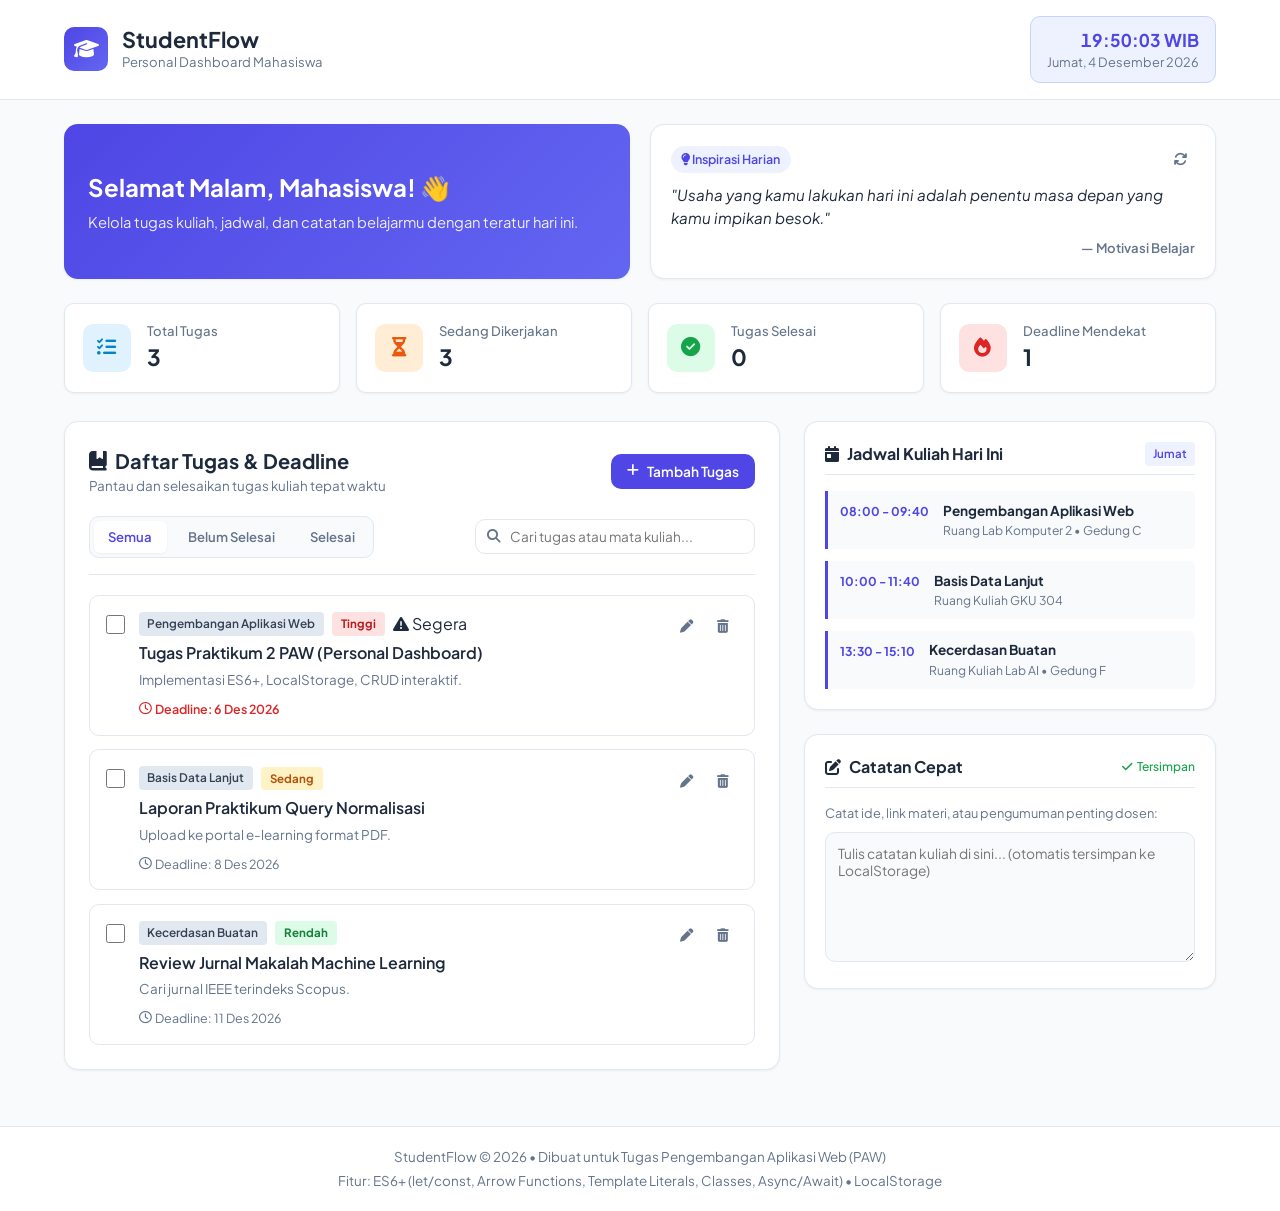
<file: index.html>
<!DOCTYPE html>
<html lang="id">
<head>
  <meta charset="UTF-8">
  <meta name="viewport" content="width=device-width, initial-scale=1.0">
  <meta name="description" content="Personal Dashboard Mahasiswa - Aplikasi produktivitas untuk manajemen tugas, jadwal kuliah, dan catatan harian.">
  <title>StudentFlow - Personal Dashboard Mahasiswa</title>
  
  <!-- Google Fonts -->
  <link rel="preconnect" href="https://fonts.googleapis.com">
  <link rel="preconnect" href="https://fonts.gstatic.com" crossorigin>
  <link href="https://fonts.googleapis.com/css2?family=Plus+Jakarta+Sans:wght@400;500;600;700&display=swap" rel="stylesheet">
  
  <!-- Font Awesome Icons -->
  <link rel="stylesheet" href="https://cdnjs.cloudflare.com/ajax/libs/font-awesome/6.5.1/css/all.min.css">
  
  <!-- Stylesheet -->
  <link rel="stylesheet" href="style.css">
</head>
<body>
  <!-- Header / Navigation -->
  <header class="app-header">
    <div class="header-container">
      <div class="brand">
        <div class="brand-icon">
          <i class="fa-solid fa-graduation-cap"></i>
        </div>
        <div>
          <h1 class="brand-title">StudentFlow</h1>
          <p class="brand-subtitle">Personal Dashboard Mahasiswa</p>
        </div>
      </div>

      <!-- Realtime Clock & Date -->
      <div class="clock-card" id="clockCard">
        <div class="clock-time" id="realtimeClock">00:00:00 WIB</div>
        <div class="clock-date" id="realtimeDate">Memuat tanggal...</div>
      </div>
    </div>
  </header>

  <main class="dashboard-container">
    <!-- Welcome Banner & Motivational Quote (Async/Await) -->
    <section class="banner-section">
      <div class="banner-content">
        <div class="greeting-box">
          <h2 id="greetingText">Selamat Datang, Mahasiswa! 👋</h2>
          <p class="greeting-sub">Kelola tugas kuliah, jadwal, dan catatan belajarmu dengan teratur hari ini.</p>
        </div>
        
        <!-- Motivational Quote Box fetched via Async/Await -->
        <div class="quote-card" id="quoteCard">
          <div class="quote-header">
            <span class="quote-badge"><i class="fa-solid fa-lightbulb"></i> Inspirasi Harian</span>
            <button id="refreshQuoteBtn" class="btn-icon" title="Perbarui Kutipan" aria-label="Perbarui Kutipan">
              <i class="fa-solid fa-arrows-rotate"></i>
            </button>
          </div>
          <p class="quote-text" id="quoteContent">"Memuat kutipan motivasi..."</p>
          <p class="quote-author" id="quoteAuthor">-</p>
        </div>
      </div>
    </section>

    <!-- Stat Cards Overview -->
    <section class="stats-grid" id="statsSection">
      <div class="stat-card">
        <div class="stat-icon icon-blue">
          <i class="fa-solid fa-list-check"></i>
        </div>
        <div class="stat-details">
          <span class="stat-label">Total Tugas</span>
          <span class="stat-value" id="statTotalTasks">0</span>
        </div>
      </div>

      <div class="stat-card">
        <div class="stat-icon icon-orange">
          <i class="fa-solid fa-hourglass-half"></i>
        </div>
        <div class="stat-details">
          <span class="stat-label">Sedang Dikerjakan</span>
          <span class="stat-value" id="statPendingTasks">0</span>
        </div>
      </div>

      <div class="stat-card">
        <div class="stat-icon icon-green">
          <i class="fa-solid fa-circle-check"></i>
        </div>
        <div class="stat-details">
          <span class="stat-label">Tugas Selesai</span>
          <span class="stat-value" id="statCompletedTasks">0</span>
        </div>
      </div>

      <div class="stat-card">
        <div class="stat-icon icon-red">
          <i class="fa-solid fa-fire"></i>
        </div>
        <div class="stat-details">
          <span class="stat-label">Deadline Mendekat</span>
          <span class="stat-value" id="statUpcomingTasks">0</span>
        </div>
      </div>
    </section>

    <!-- Main Content Layout (Tasks + Sidebar) -->
    <div class="layout-grid">
      <!-- Left Column: Task Management (Interactive CRUD) -->
      <section class="tasks-section">
        <div class="section-header">
          <div>
            <h2 class="section-title"><i class="fa-solid fa-book-bookmark"></i> Daftar Tugas & Deadline</h2>
            <p class="section-subtitle">Pantau dan selesaikan tugas kuliah tepat waktu</p>
          </div>
          <button id="btnOpenAddModal" class="btn btn-primary">
            <i class="fa-solid fa-plus"></i> Tambah Tugas
          </button>
        </div>

        <!-- Task Controls: Filter Tabs & Search -->
        <div class="task-controls">
          <div class="filter-tabs" role="tablist">
            <button class="filter-btn active" data-filter="all">Semua</button>
            <button class="filter-btn" data-filter="pending">Belum Selesai</button>
            <button class="filter-btn" data-filter="completed">Selesai</button>
          </div>

          <div class="search-box">
            <i class="fa-solid fa-magnifying-glass search-icon"></i>
            <input type="text" id="taskSearchInput" placeholder="Cari tugas atau mata kuliah..." aria-label="Cari tugas">
          </div>
        </div>

        <!-- Task List Container (Rendered dynamically using Template Literals) -->
        <div class="task-list" id="taskListContainer">
          <!-- Tugas akan dirender di sini oleh JavaScript -->
        </div>
      </section>

      <!-- Right Column: Schedule & Quick Notes -->
      <aside class="sidebar-section">
        <!-- Jadwal Kuliah Hari Ini -->
        <div class="sidebar-card">
          <div class="sidebar-header">
            <h3><i class="fa-solid fa-calendar-day"></i> Jadwal Kuliah Hari Ini</h3>
            <span class="day-badge" id="currentDayBadge">Hari ini</span>
          </div>
          <div class="schedule-list" id="scheduleList">
            <div class="schedule-item">
              <span class="schedule-time">08:00 - 09:40</span>
              <div class="schedule-info">
                <strong>Pengembangan Aplikasi Web</strong>
                <p>Ruang Lab Komputer 2 • Gedung C</p>
              </div>
            </div>
            <div class="schedule-item">
              <span class="schedule-time">10:00 - 11:40</span>
              <div class="schedule-info">
                <strong>Basis Data Lanjut</strong>
                <p>Ruang Kuliah GKU 304</p>
              </div>
            </div>
            <div class="schedule-item">
              <span class="schedule-time">13:30 - 15:10</span>
              <div class="schedule-info">
                <strong>Kecerdasan Buatan</strong>
                <p>Ruang Kuliah Lab AI • Gedung F</p>
              </div>
            </div>
          </div>
        </div>

        <!-- Catatan Ringkas / Quick Notes (Stored in localStorage) -->
        <div class="sidebar-card">
          <div class="sidebar-header">
            <h3><i class="fa-solid fa-pen-to-square"></i> Catatan Cepat</h3>
            <span class="save-status" id="noteSaveStatus"><i class="fa-solid fa-check"></i> Tersimpan</span>
          </div>
          <p class="notes-desc">Catat ide, link materi, atau pengumuman penting dosen:</p>
          <textarea id="quickNotesArea" class="quick-notes-textarea" placeholder="Tulis catatan kuliah di sini... (otomatis tersimpan ke LocalStorage)"></textarea>
        </div>
      </aside>
    </div>
  </main>

  <!-- Modal Dialog for Add / Edit Task -->
  <dialog id="taskModal" class="task-modal">
    <div class="modal-wrapper">
      <div class="modal-header">
        <h3 id="modalTitle">Tambah Tugas Kuliah</h3>
        <button id="btnCloseModal" class="btn-close" aria-label="Tutup Modal">&times;</button>
      </div>

      <form id="taskForm" class="task-form">
        <input type="hidden" id="taskIdInput">

        <div class="form-group">
          <label for="taskTitleInput">Judul Tugas <span class="required">*</span></label>
          <input type="text" id="taskTitleInput" placeholder="Contoh: Buat Laporan Praktikum Modul 2" required>
        </div>

        <div class="form-row">
          <div class="form-group">
            <label for="taskSubjectInput">Mata Kuliah <span class="required">*</span></label>
            <input type="text" id="taskSubjectInput" placeholder="Contoh: PAW / Basis Data" required>
          </div>

          <div class="form-group">
            <label for="taskPriorityInput">Prioritas</label>
            <select id="taskPriorityInput">
              <option value="Tinggi">Tinggi (Mendesak)</option>
              <option value="Sedang" selected>Sedang</option>
              <option value="Rendah">Rendah</option>
            </select>
          </div>
        </div>

        <div class="form-group">
          <label for="taskDeadlineInput">Tenggat Waktu (Deadline) <span class="required">*</span></label>
          <input type="date" id="taskDeadlineInput" required>
        </div>

        <div class="form-group">
          <label for="taskNotesInput">Keterangan Tambahan (Opsional)</label>
          <textarea id="taskNotesInput" rows="3" placeholder="Contoh: Dikumpulkan dalam format PDF melalui Google Classroom"></textarea>
        </div>

        <div class="modal-actions">
          <button type="button" id="btnCancelTask" class="btn btn-secondary">Batal</button>
          <button type="submit" id="btnSaveTask" class="btn btn-primary">Simpan Tugas</button>
        </div>
      </form>
    </div>
  </dialog>

  <!-- Footer -->
  <footer class="app-footer">
    <div class="footer-container">
      <p>StudentFlow &copy; 2026 • Dibuat untuk Tugas Pengembangan Aplikasi Web (PAW)</p>
      <p class="footer-sub">Fitur: ES6+ (let/const, Arrow Functions, Template Literals, Classes, Async/Await) &bull; LocalStorage</p>
    </div>
  </footer>

  <!-- Main JavaScript File -->
  <script src="app.js"></script>
</body>
</html>
</file>
<file: style.css>
/* ===================================================
   RESET & DASAR TAMPILAN
   =================================================== */
:root {
  --primary: #4f46e5;
  --primary-hover: #4338ca;
  --primary-light: #eef2ff;
  --text-main: #1e293b;
  --text-muted: #64748b;
  --bg-body: #f8fafc;
  --bg-card: #ffffff;
  --border-color: #e2e8f0;
  
  --priority-high-bg: #fee2e2;
  --priority-high-text: #b91c1c;
  --priority-med-bg: #fef3c7;
  --priority-med-text: #b45309;
  --priority-low-bg: #dcfce7;
  --priority-low-text: #15803d;

  --radius-sm: 6px;
  --radius-md: 10px;
  --radius-lg: 14px;
  --shadow-sm: 0 1px 3px rgba(0, 0, 0, 0.05);
  --shadow-md: 0 4px 6px -1px rgba(0, 0, 0, 0.07), 0 2px 4px -2px rgba(0, 0, 0, 0.05);
}

* {
  box-sizing: border-box;
  margin: 0;
  padding: 0;
}

body {
  font-family: 'Plus Jakarta Sans', -apple-system, BlinkMacSystemFont, 'Segoe UI', Roboto, sans-serif;
  background-color: var(--bg-body);
  color: var(--text-main);
  line-height: 1.5;
  min-height: 100vh;
  display: flex;
  flex-direction: column;
}

/* ===================================================
   HEADER
   =================================================== */
.app-header {
  background: var(--bg-card);
  border-bottom: 1px solid var(--border-color);
  position: sticky;
  top: 0;
  z-index: 20;
}

.header-container {
  max-width: 1200px;
  margin: 0 auto;
  padding: 1rem 1.5rem;
  display: flex;
  justify-content: space-between;
  align-items: center;
  flex-wrap: wrap;
  gap: 1rem;
}

.brand {
  display: flex;
  align-items: center;
  gap: 0.85rem;
}

.brand-icon {
  width: 44px;
  height: 44px;
  background: linear-gradient(135deg, var(--primary), #6366f1);
  color: #ffffff;
  display: flex;
  align-items: center;
  justify-content: center;
  border-radius: var(--radius-md);
  font-size: 1.25rem;
}

.brand-title {
  font-size: 1.35rem;
  font-weight: 700;
  color: var(--text-main);
  line-height: 1.2;
}

.brand-subtitle {
  font-size: 0.82rem;
  color: var(--text-muted);
}

.clock-card {
  background: var(--primary-light);
  border: 1px solid #c7d2fe;
  padding: 0.6rem 1rem;
  border-radius: var(--radius-md);
  text-align: right;
}

.clock-time {
  font-size: 1.1rem;
  font-weight: 700;
  color: var(--primary);
  font-variant-numeric: tabular-nums;
}

.clock-date {
  font-size: 0.8rem;
  color: var(--text-muted);
}

/* ===================================================
   MAIN LAYOUT & BANNER
   =================================================== */
.dashboard-container {
  max-width: 1200px;
  margin: 1.5rem auto;
  padding: 0 1.5rem;
  flex: 1;
  width: 100%;
}

.banner-section {
  margin-bottom: 1.5rem;
}

.banner-content {
  display: grid;
  grid-template-columns: 1fr 1fr;
  gap: 1.25rem;
}

.greeting-box {
  background: linear-gradient(135deg, #4f46e5, #6366f1);
  color: #ffffff;
  padding: 1.5rem;
  border-radius: var(--radius-lg);
  display: flex;
  flex-direction: column;
  justify-content: center;
  box-shadow: var(--shadow-sm);
}

.greeting-box h2 {
  font-size: 1.5rem;
  font-weight: 700;
  margin-bottom: 0.4rem;
}

.greeting-sub {
  font-size: 0.92rem;
  opacity: 0.9;
}

.quote-card {
  background: var(--bg-card);
  border: 1px solid var(--border-color);
  padding: 1.25rem;
  border-radius: var(--radius-lg);
  display: flex;
  flex-direction: column;
  justify-content: space-between;
  box-shadow: var(--shadow-sm);
}

.quote-header {
  display: flex;
  justify-content: space-between;
  align-items: center;
  margin-bottom: 0.6rem;
}

.quote-badge {
  font-size: 0.78rem;
  font-weight: 600;
  color: var(--primary);
  background: var(--primary-light);
  padding: 0.25rem 0.65rem;
  border-radius: 20px;
}

.quote-text {
  font-size: 0.95rem;
  font-style: italic;
  color: var(--text-main);
  margin-bottom: 0.5rem;
}

.quote-author {
  font-size: 0.82rem;
  font-weight: 600;
  color: var(--text-muted);
  text-align: right;
}

/* ===================================================
   STAT CARDS
   =================================================== */
.stats-grid {
  display: grid;
  grid-template-columns: repeat(auto-fit, minmax(220px, 1fr));
  gap: 1rem;
  margin-bottom: 1.75rem;
}

.stat-card {
  background: var(--bg-card);
  border: 1px solid var(--border-color);
  border-radius: var(--radius-md);
  padding: 1.1rem;
  display: flex;
  align-items: center;
  gap: 1rem;
  box-shadow: var(--shadow-sm);
  transition: transform 0.2s ease;
}

.stat-card:hover {
  transform: translateY(-2px);
}

.stat-icon {
  width: 48px;
  height: 48px;
  border-radius: var(--radius-md);
  display: flex;
  align-items: center;
  justify-content: center;
  font-size: 1.2rem;
}

.icon-blue { background: #e0f2fe; color: #0284c7; }
.icon-orange { background: #ffedd5; color: #ea580c; }
.icon-green { background: #dcfce7; color: #16a34a; }
.icon-red { background: #fee2e2; color: #dc2626; }

.stat-details {
  display: flex;
  flex-direction: column;
}

.stat-label {
  font-size: 0.82rem;
  color: var(--text-muted);
  font-weight: 500;
}

.stat-value {
  font-size: 1.4rem;
  font-weight: 700;
  color: var(--text-main);
}

/* ===================================================
   GRID LAYOUT (TASKS & SIDEBAR)
   =================================================== */
.layout-grid {
  display: grid;
  grid-template-columns: 2fr 1.15fr;
  gap: 1.5rem;
  align-items: start;
}

/* ===================================================
   TASKS SECTION
   =================================================== */
.tasks-section {
  background: var(--bg-card);
  border: 1px solid var(--border-color);
  border-radius: var(--radius-lg);
  padding: 1.5rem;
  box-shadow: var(--shadow-sm);
}

.section-header {
  display: flex;
  justify-content: space-between;
  align-items: center;
  flex-wrap: wrap;
  gap: 1rem;
  margin-bottom: 1.25rem;
}

.section-title {
  font-size: 1.25rem;
  font-weight: 700;
  display: flex;
  align-items: center;
  gap: 0.5rem;
  color: var(--text-main);
}

.section-subtitle {
  font-size: 0.84rem;
  color: var(--text-muted);
}

/* Task Controls */
.task-controls {
  display: flex;
  justify-content: space-between;
  align-items: center;
  flex-wrap: wrap;
  gap: 0.75rem;
  margin-bottom: 1.25rem;
  padding-bottom: 1rem;
  border-bottom: 1px solid var(--border-color);
}

.filter-tabs {
  display: flex;
  gap: 0.4rem;
  background: var(--bg-body);
  padding: 0.25rem;
  border-radius: var(--radius-md);
  border: 1px solid var(--border-color);
}

.filter-btn {
  background: transparent;
  border: none;
  font-family: inherit;
  font-size: 0.82rem;
  font-weight: 600;
  color: var(--text-muted);
  padding: 0.45rem 0.9rem;
  border-radius: var(--radius-sm);
  cursor: pointer;
  transition: all 0.2s ease;
}

.filter-btn:hover {
  color: var(--text-main);
}

.filter-btn.active {
  background: var(--bg-card);
  color: var(--primary);
  box-shadow: var(--shadow-sm);
}

.search-box {
  position: relative;
  flex: 1;
  max-width: 280px;
}

.search-icon {
  position: absolute;
  left: 0.75rem;
  top: 50%;
  transform: translateY(-50%);
  color: var(--text-muted);
  font-size: 0.85rem;
}

.search-box input {
  width: 100%;
  padding: 0.5rem 0.75rem 0.5rem 2.1rem;
  border: 1px solid var(--border-color);
  border-radius: var(--radius-md);
  font-family: inherit;
  font-size: 0.85rem;
  outline: none;
  transition: border-color 0.2s ease;
}

.search-box input:focus {
  border-color: var(--primary);
}

/* Task Cards */
.task-list {
  display: flex;
  flex-direction: column;
  gap: 0.85rem;
}

.task-card {
  border: 1px solid var(--border-color);
  border-radius: var(--radius-md);
  padding: 1rem;
  display: flex;
  gap: 0.85rem;
  align-items: flex-start;
  transition: all 0.2s ease;
  background: #ffffff;
}

.task-card:hover {
  border-color: #cbd5e1;
  box-shadow: var(--shadow-sm);
}

.task-card.completed {
  background: #f8fafc;
  opacity: 0.75;
}

.task-card.completed .task-title {
  text-decoration: line-through;
  color: var(--text-muted);
}

.task-checkbox-wrap {
  padding-top: 0.2rem;
}

.task-checkbox {
  width: 19px;
  height: 19px;
  accent-color: var(--primary);
  cursor: pointer;
}

.task-info {
  flex: 1;
}

.task-meta {
  display: flex;
  align-items: center;
  flex-wrap: wrap;
  gap: 0.5rem;
  margin-bottom: 0.35rem;
}

.subject-badge {
  font-size: 0.74rem;
  font-weight: 600;
  color: #334155;
  background: #e2e8f0;
  padding: 0.2rem 0.55rem;
  border-radius: 4px;
}

.priority-badge {
  font-size: 0.72rem;
  font-weight: 700;
  padding: 0.2rem 0.55rem;
  border-radius: 4px;
}

.priority-badge.Tinggi {
  background: var(--priority-high-bg);
  color: var(--priority-high-text);
}

.priority-badge.Sedang {
  background: var(--priority-med-bg);
  color: var(--priority-med-text);
}

.priority-badge.Rendah {
  background: var(--priority-low-bg);
  color: var(--priority-low-text);
}

.task-title {
  font-size: 1rem;
  font-weight: 600;
  margin-bottom: 0.3rem;
  color: var(--text-main);
}

.task-desc {
  font-size: 0.84rem;
  color: var(--text-muted);
  margin-bottom: 0.6rem;
}

.task-footer {
  display: flex;
  align-items: center;
  gap: 1rem;
  font-size: 0.78rem;
  color: var(--text-muted);
}

.task-deadline {
  display: inline-flex;
  align-items: center;
  gap: 0.3rem;
}

.task-deadline.urgent {
  color: #dc2626;
  font-weight: 600;
}

.task-actions {
  display: flex;
  gap: 0.4rem;
}

/* Empty State */
.empty-state {
  text-align: center;
  padding: 2.5rem 1rem;
  color: var(--text-muted);
}

.empty-state i {
  font-size: 2.5rem;
  color: #cbd5e1;
  margin-bottom: 0.75rem;
}

.empty-state p {
  font-size: 0.9rem;
}

/* ===================================================
   SIDEBAR (SCHEDULE & QUICK NOTES)
   =================================================== */
.sidebar-section {
  display: flex;
  flex-direction: column;
  gap: 1.5rem;
}

.sidebar-card {
  background: var(--bg-card);
  border: 1px solid var(--border-color);
  border-radius: var(--radius-lg);
  padding: 1.25rem;
  box-shadow: var(--shadow-sm);
}

.sidebar-header {
  display: flex;
  justify-content: space-between;
  align-items: center;
  margin-bottom: 1rem;
  padding-bottom: 0.5rem;
  border-bottom: 1px solid var(--border-color);
}

.sidebar-header h3 {
  font-size: 1rem;
  font-weight: 700;
  display: flex;
  align-items: center;
  gap: 0.5rem;
  color: var(--text-main);
}

.day-badge {
  font-size: 0.72rem;
  font-weight: 600;
  background: var(--primary-light);
  color: var(--primary);
  padding: 0.2rem 0.5rem;
  border-radius: 4px;
}

.schedule-list {
  display: flex;
  flex-direction: column;
  gap: 0.75rem;
}

.schedule-item {
  display: flex;
  gap: 0.85rem;
  padding: 0.6rem 0.75rem;
  background: var(--bg-body);
  border-left: 3px solid var(--primary);
  border-radius: 0 var(--radius-sm) var(--radius-sm) 0;
}

.schedule-time {
  font-size: 0.76rem;
  font-weight: 700;
  color: var(--primary);
  white-space: nowrap;
  padding-top: 0.1rem;
}

.schedule-info strong {
  font-size: 0.85rem;
  display: block;
  color: var(--text-main);
}

.schedule-info p {
  font-size: 0.76rem;
  color: var(--text-muted);
}

.notes-desc {
  font-size: 0.8rem;
  color: var(--text-muted);
  margin-bottom: 0.6rem;
}

.quick-notes-textarea {
  width: 100%;
  min-height: 130px;
  padding: 0.75rem;
  border: 1px solid var(--border-color);
  border-radius: var(--radius-md);
  font-family: inherit;
  font-size: 0.86rem;
  resize: vertical;
  outline: none;
  background: var(--bg-body);
  transition: border-color 0.2s ease, background 0.2s ease;
}

.quick-notes-textarea:focus {
  border-color: var(--primary);
  background: #ffffff;
}

.save-status {
  font-size: 0.75rem;
  color: #16a34a;
  font-weight: 500;
  display: flex;
  align-items: center;
  gap: 0.25rem;
}

/* ===================================================
   BUTTONS
   =================================================== */
.btn {
  display: inline-flex;
  align-items: center;
  gap: 0.5rem;
  font-family: inherit;
  font-size: 0.86rem;
  font-weight: 600;
  padding: 0.55rem 1rem;
  border-radius: var(--radius-md);
  border: none;
  cursor: pointer;
  transition: all 0.2s ease;
}

.btn-primary {
  background: var(--primary);
  color: #ffffff;
}

.btn-primary:hover {
  background: var(--primary-hover);
}

.btn-secondary {
  background: #e2e8f0;
  color: #334155;
}

.btn-secondary:hover {
  background: #cbd5e1;
}

.btn-icon {
  background: transparent;
  border: none;
  color: var(--text-muted);
  width: 30px;
  height: 30px;
  border-radius: var(--radius-sm);
  display: inline-flex;
  align-items: center;
  justify-content: center;
  cursor: pointer;
  transition: all 0.2s ease;
}

.btn-icon:hover {
  background: #f1f5f9;
  color: var(--text-main);
}

.btn-icon.delete:hover {
  background: var(--priority-high-bg);
  color: var(--priority-high-text);
}

.btn-icon.edit:hover {
  background: var(--primary-light);
  color: var(--primary);
}

/* ===================================================
   MODAL DIALOG (Add / Edit Task)
   =================================================== */
.task-modal {
  margin: auto;
  border: none;
  border-radius: var(--radius-lg);
  padding: 0;
  box-shadow: 0 20px 25px -5px rgba(0, 0, 0, 0.1), 0 10px 10px -5px rgba(0, 0, 0, 0.04);
  max-width: 500px;
  width: 90%;
  background: #ffffff;
}

.task-modal::backdrop {
  background: rgba(15, 23, 42, 0.45);
  backdrop-filter: blur(2px);
}

.modal-wrapper {
  padding: 1.5rem;
}

.modal-header {
  display: flex;
  justify-content: space-between;
  align-items: center;
  margin-bottom: 1.25rem;
  padding-bottom: 0.75rem;
  border-bottom: 1px solid var(--border-color);
}

.modal-header h3 {
  font-size: 1.15rem;
  font-weight: 700;
  color: var(--text-main);
}

.btn-close {
  background: transparent;
  border: none;
  font-size: 1.5rem;
  line-height: 1;
  color: var(--text-muted);
  cursor: pointer;
}

.btn-close:hover {
  color: var(--text-main);
}

.task-form {
  display: flex;
  flex-direction: column;
  gap: 1rem;
}

.form-group {
  display: flex;
  flex-direction: column;
  gap: 0.35rem;
}

.form-row {
  display: grid;
  grid-template-columns: 1fr 1fr;
  gap: 0.85rem;
}

.form-group label {
  font-size: 0.82rem;
  font-weight: 600;
  color: var(--text-main);
}

.required {
  color: #dc2626;
}

.form-group input,
.form-group select,
.form-group textarea {
  padding: 0.55rem 0.75rem;
  border: 1px solid var(--border-color);
  border-radius: var(--radius-md);
  font-family: inherit;
  font-size: 0.86rem;
  outline: none;
  transition: border-color 0.2s ease;
}

.form-group input:focus,
.form-group select:focus,
.form-group textarea:focus {
  border-color: var(--primary);
}

.modal-actions {
  display: flex;
  justify-content: flex-end;
  gap: 0.75rem;
  margin-top: 0.5rem;
  padding-top: 0.75rem;
  border-top: 1px solid var(--border-color);
}

/* ===================================================
   FOOTER
   =================================================== */
.app-footer {
  margin-top: 2rem;
  background: var(--bg-card);
  border-top: 1px solid var(--border-color);
  padding: 1.25rem 1.5rem;
  text-align: center;
}

.footer-container {
  max-width: 1200px;
  margin: 0 auto;
}

.footer-container p {
  font-size: 0.84rem;
  color: var(--text-muted);
}

.footer-sub {
  font-size: 0.76rem;
  margin-top: 0.25rem;
}

/* ===================================================
   RESPONSIVE (MOBILE & TABLET)
   =================================================== */
@media (max-width: 868px) {
  .banner-content {
    grid-template-columns: 1fr;
  }
  
  .layout-grid {
    grid-template-columns: 1fr;
  }

  .form-row {
    grid-template-columns: 1fr;
  }

  .task-controls {
    flex-direction: column;
    align-items: stretch;
  }

  .search-box {
    max-width: 100%;
  }

  .header-container {
    flex-direction: column;
    align-items: flex-start;
  }

  .clock-card {
    text-align: left;
    width: 100%;
  }
}
</file>
